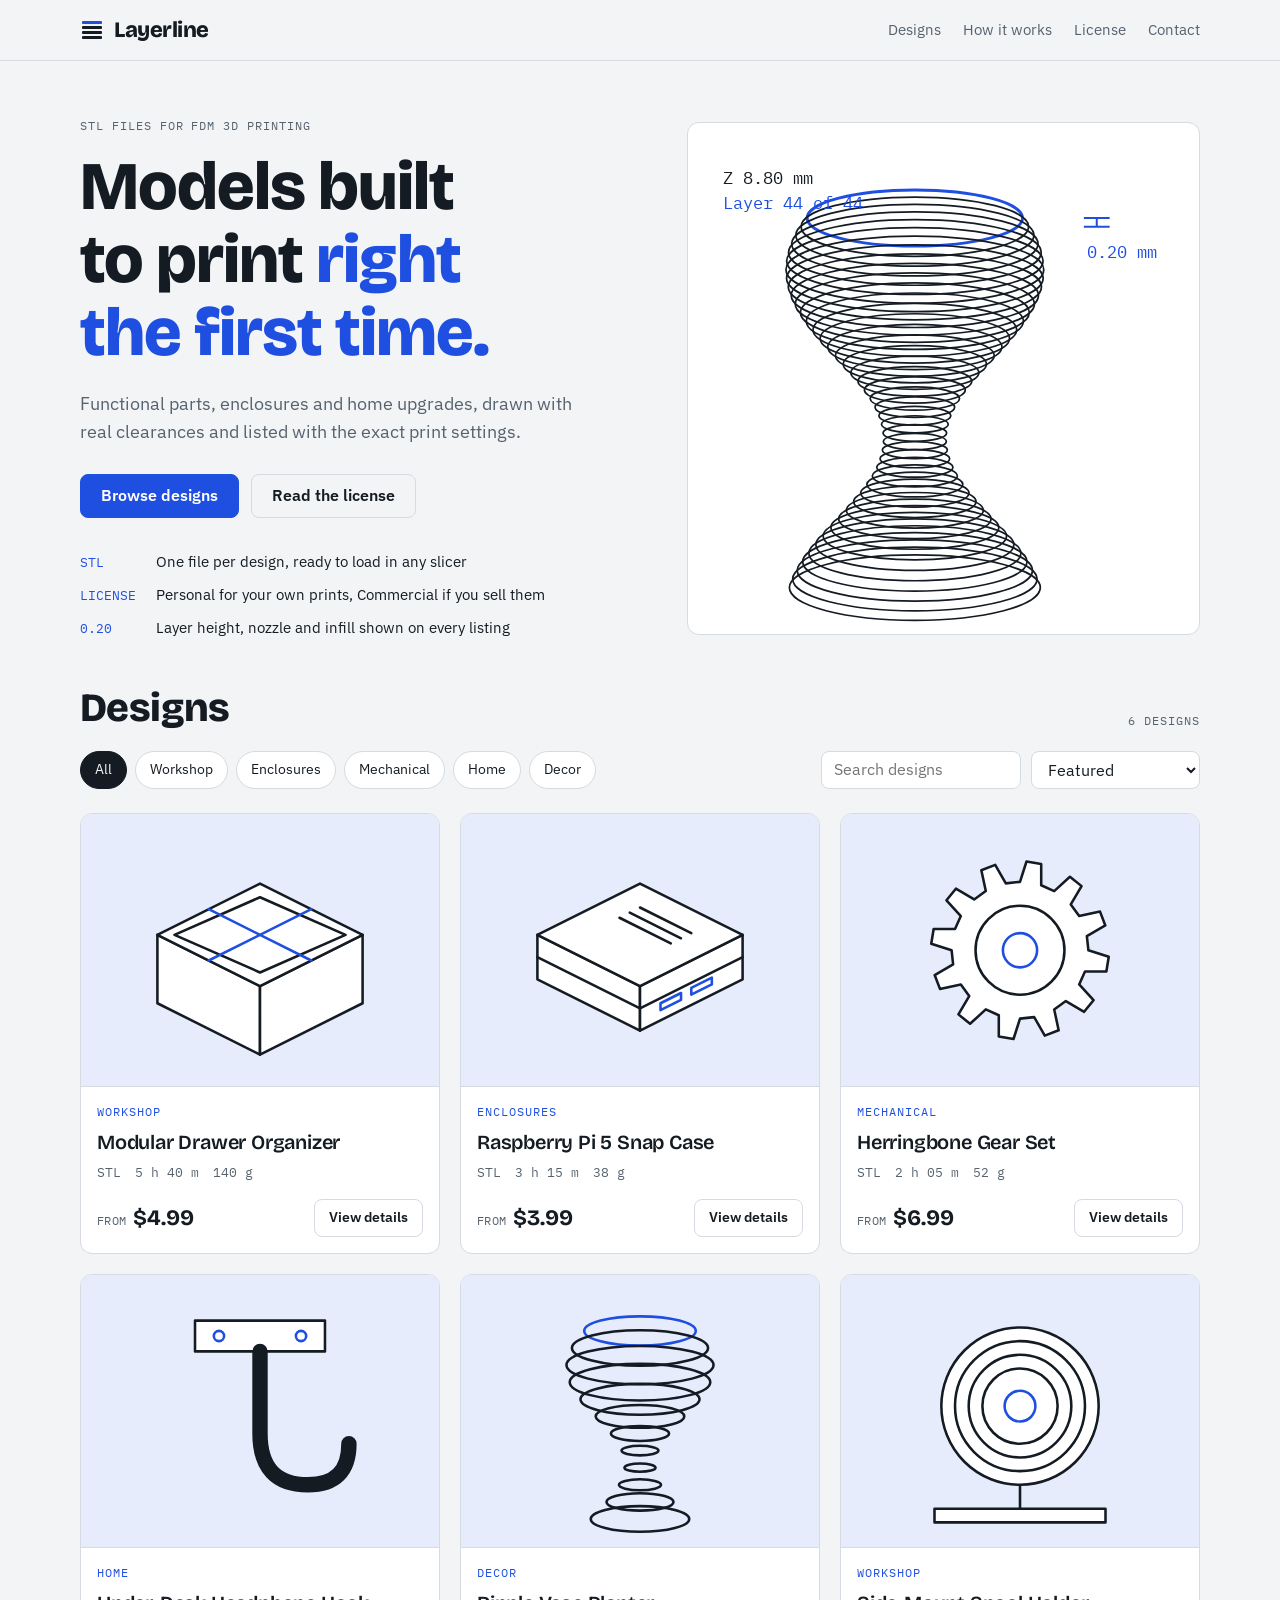
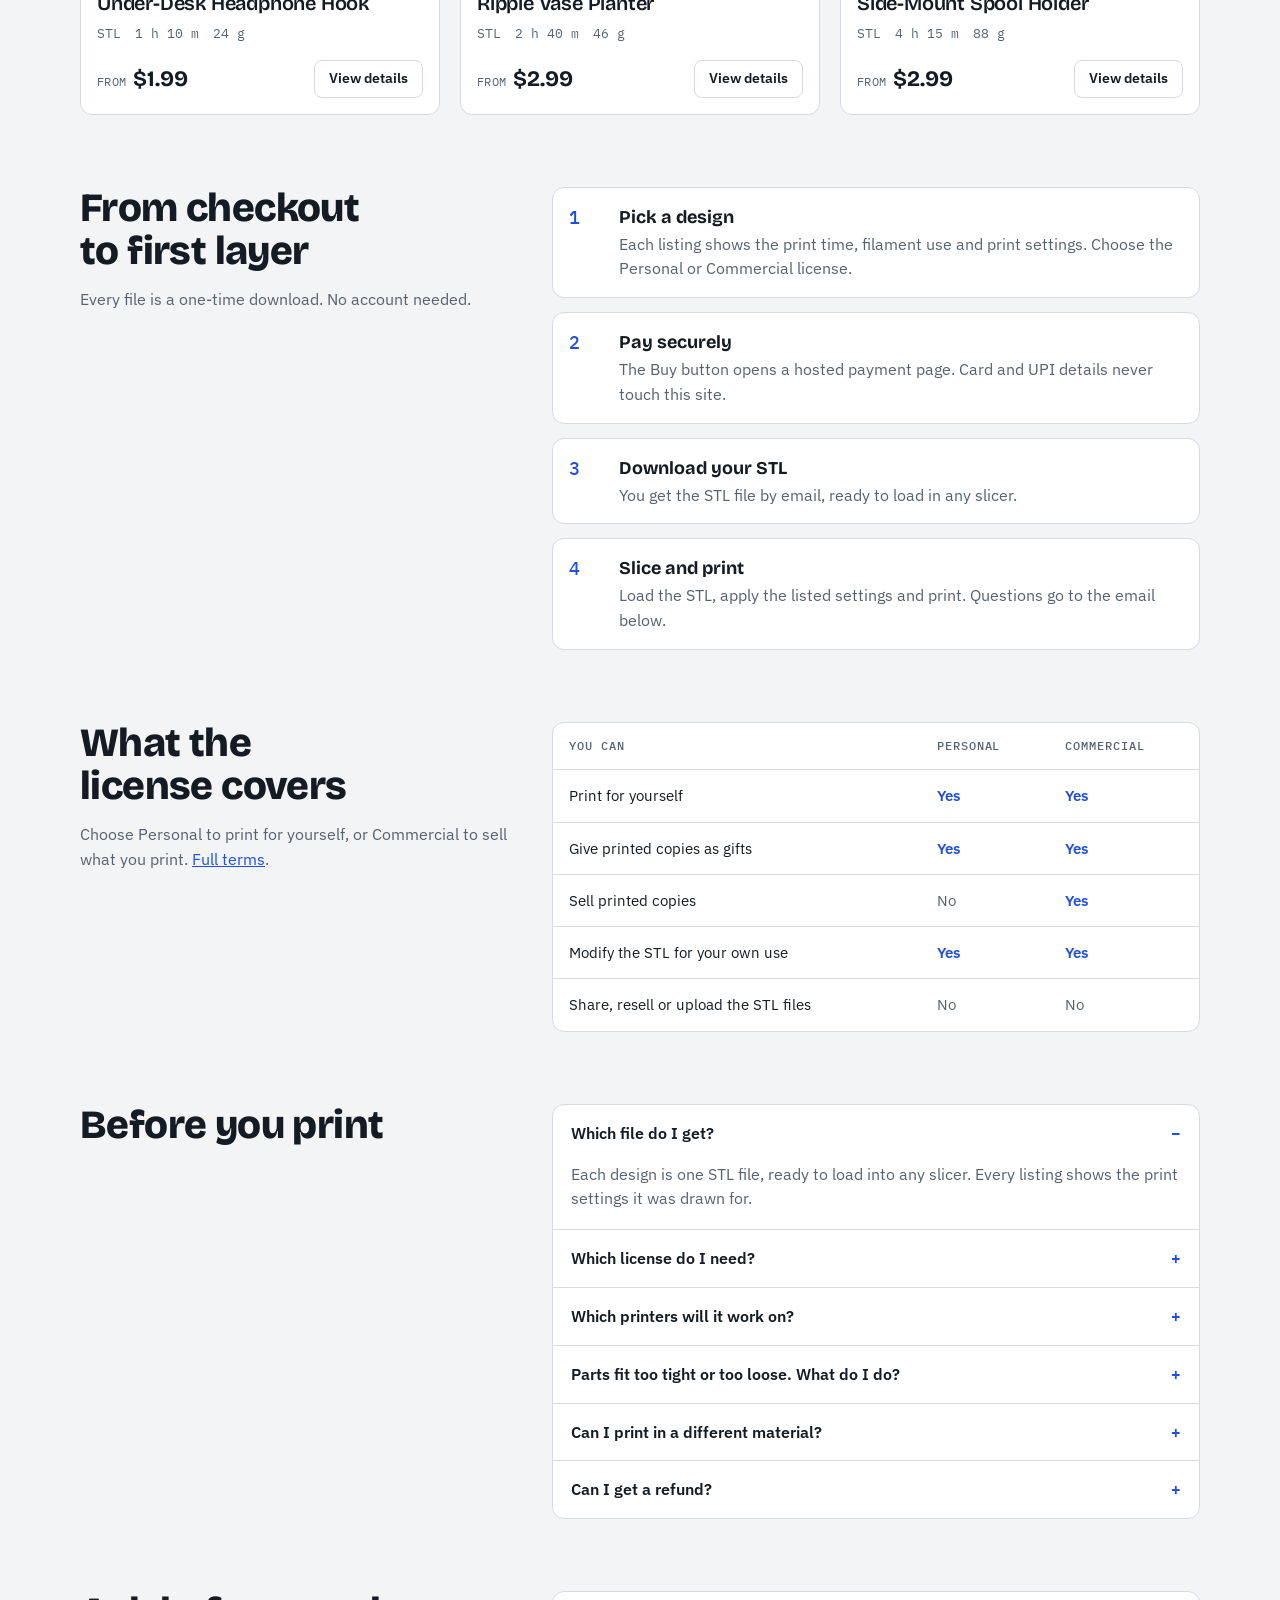
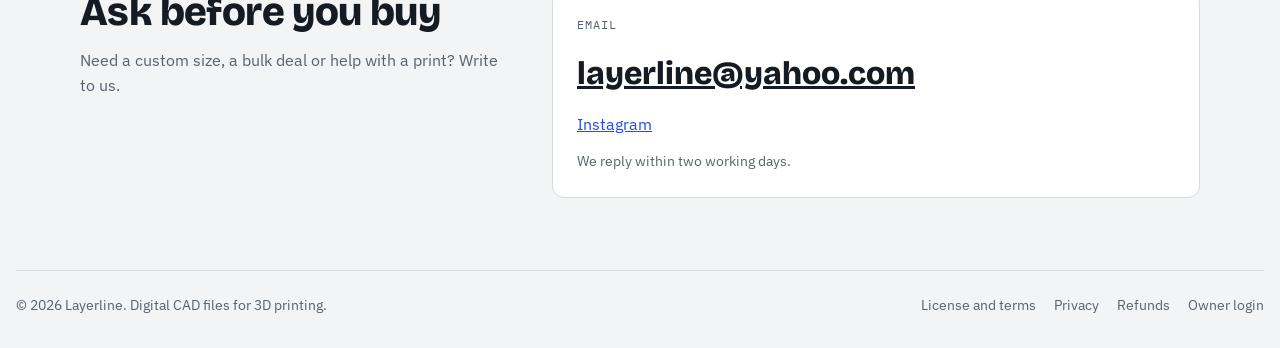
<file: index.html>
<!doctype html>
<html lang="en">
<head>
<meta charset="utf-8">
<meta name="viewport" content="width=device-width, initial-scale=1, viewport-fit=cover">
<title>Layerline | CAD designs for 3D printing</title>
<meta name="description" content="Print-ready STL files for FDM 3D printers. Tested print settings, real clearances and a simple personal or commercial license.">
<meta property="og:title" content="Layerline | CAD designs for 3D printing">
<meta property="og:description" content="Print-ready STL files for FDM 3D printers. Tested print settings, real clearances and a simple personal or commercial license.">
<meta property="og:type" content="website">
<meta name="theme-color" content="#1F4FE0">
<link rel="icon" href="favicon.svg" type="image/svg+xml">
<link rel="preconnect" href="https://fonts.googleapis.com"><link rel="preconnect" href="https://fonts.gstatic.com" crossorigin><link rel="stylesheet" href="https://fonts.googleapis.com/css2?family=Bricolage+Grotesque:opsz,wght@12..96,600;12..96,800&family=IBM+Plex+Mono:wght@400;500&family=IBM+Plex+Sans:wght@400;500;600&display=swap">
<link rel="stylesheet" href="styles.css">

</head>
<body>
<a class="skip" href="#main">Skip to content</a>
<header class="top"><div class="top-in">
<a class="brand" href="index.html" aria-label="Layerline home"><svg viewBox="0 0 24 24" aria-hidden="true"><rect x="2" y="3" width="20" height="3" rx="1" class="on"/><rect x="2" y="8" width="20" height="3" rx="1"/><rect x="2" y="13" width="20" height="3" rx="1"/><rect x="2" y="18" width="20" height="3" rx="1"/></svg><span data-site="name">Layerline</span></a>
<nav class="nav" aria-label="Main"><a href="index.html#catalog">Designs</a><a href="index.html#how">How it works</a><a href="index.html#licenses">License</a><a href="index.html#contact">Contact</a></nav>
</div></header>

<main class="wrap" id="main">
<div class="hero">
  <div>
    <p class="label" data-site="tagline">CAD designs for FDM 3D printing</p>
    <h1 style="margin-top:14px">Models built to print <em>right the first time.</em></h1>
    <p class="lead">Functional parts, enclosures and home upgrades, drawn with real clearances and listed with the exact print settings.</p>
    <div class="cta-row"><a class="btn accent" href="#catalog">Browse designs</a><a class="btn ghost" href="#licenses">Read the license</a></div>
    <ul class="facts">
      <li><span class="mono">STL</span><span>One file per design, ready to load in any slicer</span></li>
      <li><span class="mono">LICENSE</span><span>Personal for your own prints, Commercial if you sell them</span></li>
      <li><span class="mono">0.20</span><span>Layer height, nozzle and infill shown on every listing</span></li>
    </ul>
  </div>
  <div class="hero-art" id="hero-art" role="img" aria-label="Diagram of a vase sliced into 0.20 millimetre layers"></div>
</div>

<section id="catalog">
  <div class="sec-head"><h2>Designs</h2><span class="label" id="result-count"></span></div>
  <div class="tools">
    <div class="chips" id="chips" role="group" aria-label="Filter by category"></div>
    <div class="right">
      <input class="field" id="q" type="search" placeholder="Search designs" autocomplete="off" aria-label="Search designs">
      <select class="field" id="sort" aria-label="Sort designs">
        <option value="featured">Featured</option><option value="price-asc">Price, low to high</option><option value="price-desc">Price, high to low</option><option value="time-asc">Shortest print</option>
      </select>
    </div>
  </div>
  <div class="grid" id="grid"></div>
  <p class="empty" id="empty" hidden></p>
</section>

<section class="block" id="how">
  <div class="two">
    <div><h2 class="h2">From checkout to first layer</h2><p class="note">Every file is a one-time download. No account needed.</p></div>
    <ol class="steps">
      <li><div><strong>Pick a design</strong><span>Each listing shows the print time, filament use and print settings. Choose the Personal or Commercial license.</span></div></li>
      <li><div><strong>Pay securely</strong><span>The Buy button opens a hosted payment page. Card and UPI details never touch this site.</span></div></li>
      <li><div><strong>Download your STL</strong><span>You get the STL file by email, ready to load in any slicer.</span></div></li>
      <li><div><strong>Slice and print</strong><span>Load the STL, apply the listed settings and print. Questions go to the email below.</span></div></li>
    </ol>
  </div>
</section>

<section class="block" id="licenses">
  <div class="two">
    <div><h2 class="h2">What the license covers</h2><p class="note">Choose Personal to print for yourself, or Commercial to sell what you print. <a href="terms.html" style="color:var(--accent)">Full terms</a>.</p></div>
    <div class="table-wrap"><table>
      <thead><tr><th>You can</th><th>Personal</th><th>Commercial</th></tr></thead>
      <tbody>
        <tr><td>Print for yourself</td><td class="y">Yes</td><td class="y">Yes</td></tr>
        <tr><td>Give printed copies as gifts</td><td class="y">Yes</td><td class="y">Yes</td></tr>
        <tr><td>Sell printed copies</td><td class="n">No</td><td class="y">Yes</td></tr>
        <tr><td>Modify the STL for your own use</td><td class="y">Yes</td><td class="y">Yes</td></tr>
        <tr><td>Share, resell or upload the STL files</td><td class="n">No</td><td class="n">No</td></tr>
      </tbody>
    </table></div>
  </div>
</section>

<section class="block" id="faq">
  <div class="two">
    <h2 class="h2">Before you print</h2>
    <div class="faq">
      <details open><summary>Which file do I get?</summary><p>Each design is one STL file, ready to load into any slicer. Every listing shows the print settings it was drawn for.</p></details>
      <details><summary>Which license do I need?</summary><p>Choose Personal if you print for yourself or for gifts. Choose Commercial if you sell the prints you make. You pick the license at the buy button and pay for that one only.</p></details>
      <details><summary>Which printers will it work on?</summary><p>Any FDM printer with a build plate large enough for the part. Each listing gives the layer height, nozzle size, material and support settings the design was drawn for.</p></details>
      <details><summary>Parts fit too tight or too loose. What do I do?</summary><p>Clearances are set for a 0.4 mm nozzle at 0.20 mm layers. If your printer runs tight, scale the moving part by 101 to 102 percent in your slicer.</p></details>
      <details><summary>Can I print in a different material?</summary><p>Yes. The listed material is the one the design was drawn for. Stiffer or more flexible filaments change how snap fits and hinges behave, so test a small section first.</p></details>
      <details><summary>Can I get a refund?</summary><p>Digital files cannot be returned, but a file that does not open or does not match its listing is fixed or refunded. See the <a href="refunds.html" style="color:var(--accent)">refund policy</a>.</p></details>
    </div>
  </div>
</section>

<section class="block" id="contact">
  <div class="two">
    <div><h2 class="h2">Ask before you buy</h2><p class="note">Need a custom size, a bulk deal or help with a print? Write to us.</p></div>
    <div class="contact">
      <span class="label">Email</span>
      <a class="big" data-mail="text" href="mailto:layerline@yahoo.com">layerline@yahoo.com</a>
      <div class="links"><a data-social="instagram" href="#" hidden target="_blank" rel="noopener">Instagram</a><a data-social="youtube" href="#" hidden target="_blank" rel="noopener">YouTube</a></div>
      <p class="fine">We reply within two working days.</p>
    </div>
  </div>
</section>
</main>
<footer>
<span>&copy; <span id="yr">2026</span> <span data-site="name">Layerline</span>. Digital CAD files for 3D printing.</span>
<nav aria-label="Legal"><a href="terms.html">License and terms</a><a href="privacy.html">Privacy</a><a href="refunds.html">Refunds</a><a href="admin.html">Owner login</a></nav>
</footer>
<script>document.getElementById("yr").textContent = new Date().getFullYear();</script>
<script src="store.js"></script>
<script src="site.js"></script>
</body>
</html>
</file>
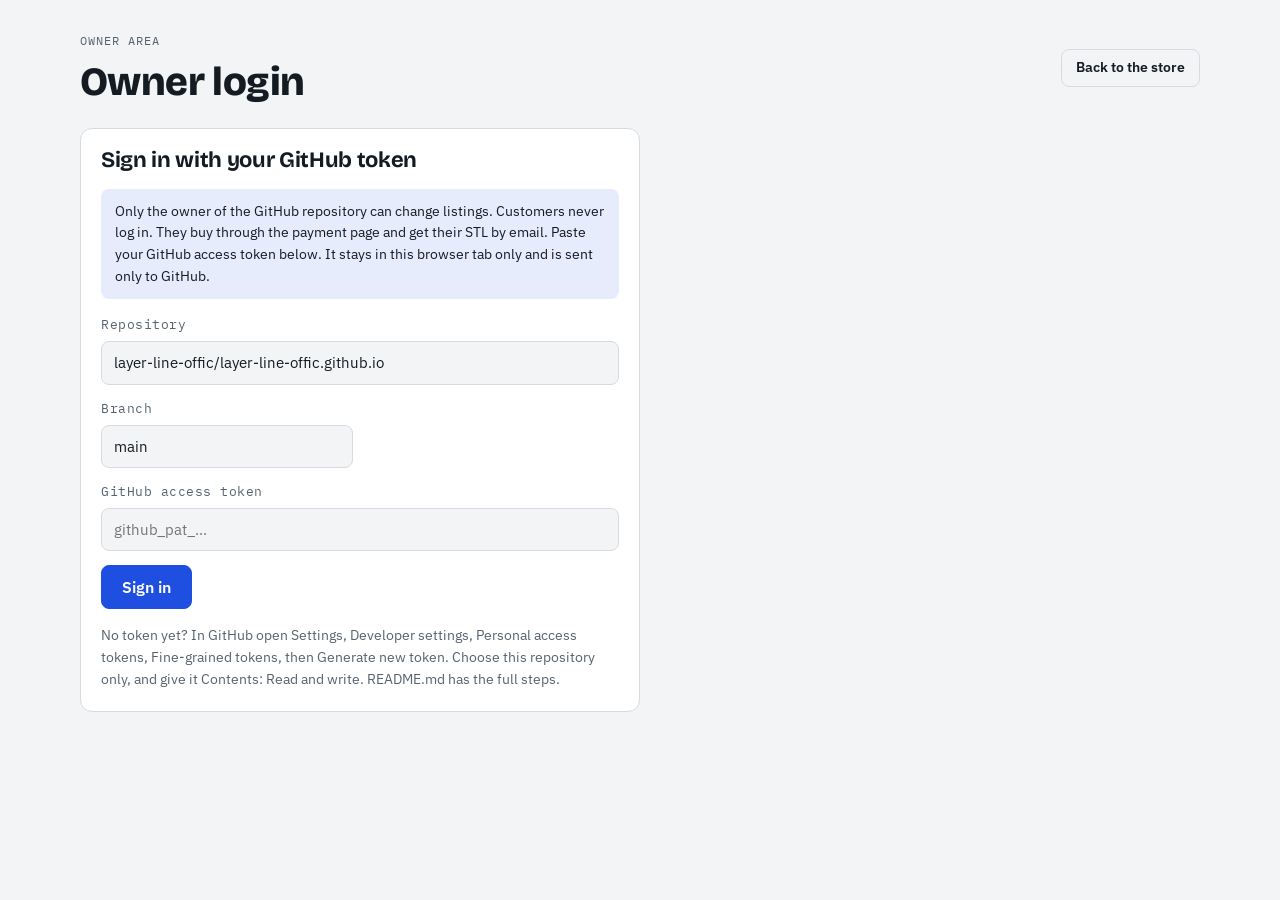
<file: admin.html>
<!doctype html>
<html lang="en">
<head>
<meta charset="utf-8">
<meta name="viewport" content="width=device-width, initial-scale=1, viewport-fit=cover">
<meta name="robots" content="noindex, nofollow">
<title>Owner login | Layerline</title>
<link rel="icon" href="favicon.svg" type="image/svg+xml">
<link rel="preconnect" href="https://fonts.googleapis.com"><link rel="preconnect" href="https://fonts.gstatic.com" crossorigin>
<link rel="stylesheet" href="https://fonts.googleapis.com/css2?family=Bricolage+Grotesque:opsz,wght@12..96,600;12..96,800&family=IBM+Plex+Mono:wght@400;500&family=IBM+Plex+Sans:wght@400;500;600&display=swap">
<link rel="stylesheet" href="styles.css">
<style>
  .adm { padding-block: 32px 120px; display: grid; gap: 24px; }
  .adm h1 { font-size: clamp(28px, 4vw, 40px); font-weight: 800; }
  .panel { background: var(--surface); border: 1px solid var(--line); border-radius: 12px; padding: 20px; display: grid; gap: 16px; }
  .panel h2 { font-size: 22px; font-weight: 700; }
  .login { max-width: 560px; }
  .info { background: var(--tint); border-radius: 8px; padding: 12px 14px; font-size: 14px; }
  .fields { display: grid; grid-template-columns: repeat(2, minmax(0, 1fr)); gap: 14px; }
  .fields .full { grid-column: 1 / -1; }
  .fld { display: grid; gap: 6px; font-size: 13px; color: var(--muted); font-family: var(--font-mono); letter-spacing: 0.04em; min-width: 0; }
  .fld input, .fld select, .fld textarea { font-family: var(--font-body); font-size: 15px; letter-spacing: 0; color: var(--ink); background: var(--bg); border: 1px solid var(--line); border-radius: 8px; padding: 9px 12px; min-height: 40px; width: 100%; min-width: 0; }
  .fld textarea { resize: vertical; }
  .rows { display: grid; gap: 10px; }
  .row { display: grid; grid-template-columns: 72px minmax(0, 1fr) auto; gap: 14px; align-items: center; border: 1px solid var(--line); border-radius: 10px; padding: 10px; background: var(--bg); }
  .row .th { background: var(--tint); border-radius: 6px; padding: 2px; overflow: hidden; }
  .row .th .photo { aspect-ratio: 4 / 3; border-radius: 4px; }
  .row .nm { font-weight: 600; overflow-wrap: anywhere; }
  .row .meta { color: var(--muted); font-size: 13px; font-family: var(--font-mono); }
  .row .acts { display: flex; gap: 8px; flex-wrap: wrap; justify-content: flex-end; }
  .bar { position: fixed; left: 0; right: 0; bottom: 0; z-index: 30; background: var(--ink); color: var(--bg); padding: 12px max(16px, env(safe-area-inset-right, 0px)) calc(12px + env(safe-area-inset-bottom, 0px)) max(16px, env(safe-area-inset-left, 0px)); }
  .bar .in { max-width: 1120px; margin-inline: auto; display: flex; align-items: center; justify-content: flex-end; gap: 12px; flex-wrap: wrap; }
  .bar p { margin-right: auto; font-size: 14px; min-width: 0; }
  .bar .btn.ghost { color: var(--bg); border-color: var(--muted); }
  .err { color: var(--danger); font-size: 14px; }
  .ok { color: var(--accent); font-size: 14px; }
  .photo-row { display: flex; gap: 12px; align-items: center; flex-wrap: wrap; }
  .photo-row img { width: 96px; height: 72px; object-fit: cover; border-radius: 8px; border: 1px solid var(--line); }
  .topline { display: flex; justify-content: space-between; align-items: center; gap: 12px; flex-wrap: wrap; }
  @media (max-width: 560px) { .fields { grid-template-columns: minmax(0, 1fr); } .row { grid-template-columns: 56px minmax(0, 1fr); } .row .acts { grid-column: 1 / -1; justify-content: flex-start; } }
</style>
</head>
<body>
<main class="wrap adm" id="main">
  <div class="topline">
    <div><p class="label">Owner area</p><h1 style="margin-top:10px">Owner login</h1></div>
    <a class="btn ghost small" href="index.html">Back to the store</a>
  </div>

  <!-- Signed out -->
  <section class="panel login" id="login" aria-labelledby="h-login">
    <h2 id="h-login">Sign in with your GitHub token</h2>
    <p class="info">Only the owner of the GitHub repository can change listings. Customers never log in. They buy through the payment page and get their STL by email. Paste your GitHub access token below. It stays in this browser tab only and is sent only to GitHub.</p>
    <form id="login-form" novalidate>
      <div class="fields">
        <label class="fld full" for="l-repo">Repository<input id="l-repo" autocomplete="off" placeholder="your-username/your-username.github.io"></label>
        <label class="fld" for="l-branch">Branch<input id="l-branch" autocomplete="off" placeholder="main"></label>
        <label class="fld full" for="l-token">GitHub access token<input id="l-token" type="password" autocomplete="off" placeholder="github_pat_..."></label>
      </div>
      <p class="err" id="l-err" role="alert" hidden></p>
      <div style="margin-top:14px"><button class="btn accent" id="l-go" type="submit">Sign in</button></div>
    </form>
    <p class="fine">No token yet? In GitHub open Settings, Developer settings, Personal access tokens, Fine-grained tokens, then Generate new token. Choose this repository only, and give it Contents: Read and write. README.md has the full steps.</p>
  </section>

  <!-- Signed in -->
  <div id="app" hidden>
    <section class="panel" aria-labelledby="h-site" style="margin-bottom:24px">
      <h2 id="h-site">Store details</h2>
      <div class="fields">
        <label class="fld" for="s-name">Store name<input id="s-name" maxlength="40"></label>
        <label class="fld" for="s-tagline">Tagline<input id="s-tagline" maxlength="80"></label>
        <label class="fld" for="s-email">Contact email<input id="s-email" type="email" maxlength="80"></label>
        <label class="fld" for="s-domain">Website address<input id="s-domain" maxlength="120"></label>
        <label class="fld" for="s-instagram">Instagram link (optional)<input id="s-instagram" maxlength="160"></label>
        <label class="fld" for="s-youtube">YouTube link (optional)<input id="s-youtube" maxlength="160"></label>
      </div>
    </section>

    <section class="panel" aria-labelledby="h-list" style="margin-bottom:24px">
      <div class="topline">
        <h2 id="h-list">Designs <span class="label" id="count"></span></h2>
        <button class="btn accent small" id="add" type="button">Add a design</button>
      </div>
      <div class="rows" id="rows"></div>
    </section>

    <section class="panel" id="form-panel" hidden aria-labelledby="h-form">
      <h2 id="h-form">Add a design</h2>
      <form id="form" novalidate>
        <div class="fields">
          <label class="fld full" for="f-name">Name<input id="f-name" maxlength="80" autocomplete="off"></label>
          <label class="fld" for="f-cat">Category<input id="f-cat" list="cats" maxlength="30" autocomplete="off"></label>
          <datalist id="cats"></datalist>
          <label class="fld" for="f-art">Drawing when there is no photo
            <select id="f-art"><option value="organizer">Drawer tray</option><option value="case">Enclosure</option><option value="gear">Gear</option><option value="hook">Hook</option><option value="vase">Vase</option><option value="spool">Spool</option></select>
          </label>
          <label class="fld full" for="f-blurb">Description<textarea id="f-blurb" rows="3" maxlength="400"></textarea></label>
          <label class="fld" for="f-personalPrice">Personal price (USD)<input id="f-personalPrice" type="number" min="0" step="0.01" inputmode="decimal"></label>
          <label class="fld" for="f-commercialPrice">Commercial price (USD)<input id="f-commercialPrice" type="number" min="0" step="0.01" inputmode="decimal"></label>
          <label class="fld" for="f-personalUrl">Personal payment link<input id="f-personalUrl" type="url" placeholder="https://..." maxlength="400"></label>
          <label class="fld" for="f-commercialUrl">Commercial payment link<input id="f-commercialUrl" type="url" placeholder="https://..." maxlength="400"></label>
          <label class="fld" for="f-mins">Print time (minutes)<input id="f-mins" type="number" min="0" step="1" inputmode="numeric"></label>
          <label class="fld" for="f-grams">Filament (grams)<input id="f-grams" type="number" min="0" step="1" inputmode="numeric"></label>
          <label class="fld" for="f-layer">Layer height<input id="f-layer" maxlength="30"></label>
          <label class="fld" for="f-nozzle">Nozzle<input id="f-nozzle" maxlength="30"></label>
          <label class="fld" for="f-supports">Supports<input id="f-supports" maxlength="40"></label>
          <label class="fld" for="f-infill">Infill<input id="f-infill" maxlength="40"></label>
          <label class="fld" for="f-material">Material<input id="f-material" maxlength="40"></label>
          <label class="fld" for="f-fit">Fit or hardware notes<input id="f-fit" maxlength="80"></label>
          <div class="fld full">
            <label for="f-photo">Photo (optional)</label>
            <div class="photo-row"><input id="f-photo" type="file" accept="image/*"><span id="f-preview"></span><button class="btn ghost small" id="f-photo-rm" type="button" hidden>Remove photo</button></div>
          </div>
        </div>
        <p class="err" id="err" role="alert" hidden></p>
        <div style="display:flex;gap:10px;justify-content:flex-end;margin-top:14px;flex-wrap:wrap">
          <button class="btn ghost" id="cancel" type="button">Cancel</button>
          <button class="btn accent" type="submit">Done</button>
        </div>
      </form>
    </section>
  </div>
</main>

<div class="bar" id="bar" hidden><div class="in">
  <p id="msg" role="status">Signed in. No changes yet.</p>
  <button class="btn ghost small" id="signout" type="button">Sign out</button>
  <button class="btn accent small" id="publish" type="button" disabled>Publish changes</button>
</div></div>

<script src="store.js"></script>
<script src="site.js"></script>
<script>
(function () {
  var L = window.Layerline, esc = L.esc, $ = function (id) { return document.getElementById(id); };
  var SITE = (window.STORE && window.STORE.site) || {};
  var HEADER = "/*\n  Layerline store data. This is the one file that holds your listings.\n  Change it by signing in at admin.html (Owner login), which saves straight to GitHub.\n\n  Each design is an STL file sold with two licenses:\n  personalPrice / personalUrl:      the Personal license price and its payment link\n  commercialPrice / commercialUrl:  the Commercial license price and its payment link\n  A payment link is the checkout link from Lemon Squeezy. Leave it empty and the Buy button opens an email to you instead.\n  image: optional photo file name uploaded next to index.html. Empty shows the line drawing chosen in \"art\".\n*/\n";
  var API = "https://api.github.com";
  var S = { repo: "", branch: "main", token: "", data: null, original: "", sha: "", editing: null, draftImg: null, draftPreview: null, pending: {}, previews: {}, busy: false };
  var siteKeys = ["name", "tagline", "email", "domain", "instagram", "youtube"];
  var keys = ["name", "cat", "art", "blurb", "personalPrice", "commercialPrice", "personalUrl", "commercialUrl", "mins", "grams", "layer", "nozzle", "supports", "infill", "material", "fit"];

  /* GitHub API helpers */
  function gh(path, opts) {
    opts = opts || {};
    return fetch(API + path, { method: opts.method || "GET", headers: Object.assign({ "Accept": "application/vnd.github+json", "Authorization": "Bearer " + S.token, "X-GitHub-Api-Version": "2022-11-28" }, opts.body ? { "Content-Type": "application/json" } : {}), body: opts.body ? JSON.stringify(opts.body) : undefined })
      .then(function (r) { return r.json().catch(function () { return {}; }).then(function (j) { if (!r.ok) { var e = new Error(j.message || ("GitHub error " + r.status)); e.status = r.status; throw e; } return j; }); });
  }
  function explain(e) {
    if (e && e.status === 401) return "GitHub did not accept that token. Check that you copied all of it and that it has not expired.";
    if (e && e.status === 403) return "GitHub refused the request. Check the token's permissions, or wait a minute and try again.";
    if (e && e.status === 404) return "GitHub cannot find that repository, or the token cannot see it. Check the repository name and that the token was made for this repository.";
    if (e && (e.status === 409 || e.status === 422)) return "The listings changed on GitHub while you were editing. Sign out, sign in again and repeat your change.";
    if (e && e.name === "TypeError") return "Could not reach GitHub. Check your internet connection and try again.";
    return (e && e.message) || "Something went wrong. Try again.";
  }
  function toB64(str) { var b = new TextEncoder().encode(str), s = ""; for (var i = 0; i < b.length; i += 0x8000) s += String.fromCharCode.apply(null, b.subarray(i, i + 0x8000)); return btoa(s); }
  function fromB64(b64) { var bin = atob(b64.replace(/\s/g, "")), a = new Uint8Array(bin.length); for (var i = 0; i < bin.length; i++) a[i] = bin.charCodeAt(i); return new TextDecoder().decode(a); }
  function parseStore(text) {
    var i = text.indexOf("window.STORE"); if (i < 0) throw new Error("store.js has an unexpected format.");
    var j = text.indexOf("=", i), body = text.slice(j + 1).trim().replace(/;\s*$/, "");
    var d = JSON.parse(body); if (!d || !d.site || !Array.isArray(d.products)) throw new Error("store.js has an unexpected format.");
    return d;
  }
  function serialize(d) { return HEADER + "window.STORE = " + JSON.stringify(d, null, 2) + ";\n"; }

  /* Sign in */
  function showErr(id, msg) { var e = $(id); e.textContent = msg; e.hidden = !msg; }
  $("l-repo").value = sessionStorage.getItem("ll-repo") || SITE.githubRepo || "";
  $("l-branch").value = sessionStorage.getItem("ll-branch") || SITE.githubBranch || "main";
  $("login-form").addEventListener("submit", function (e) {
    e.preventDefault(); showErr("l-err", "");
    var repo = $("l-repo").value.trim().replace(/^https?:\/\/github\.com\//i, "").replace(/\/+$/, ""), branch = $("l-branch").value.trim() || "main", token = $("l-token").value.trim();
    if (!/^[\w.-]+\/[\w.-]+$/.test(repo)) return showErr("l-err", "Enter the repository as owner/name, for example your-username/your-username.github.io.");
    if (!token) return showErr("l-err", "Paste your GitHub access token.");
    S.repo = repo; S.branch = branch; S.token = token;
    var btn = $("l-go"); btn.disabled = true; btn.textContent = "Signing in...";
    gh("/repos/" + repo).then(function (r) {
      if (!r.permissions || !r.permissions.push) throw Object.assign(new Error("This token can read the repository but cannot change it. Give it Contents: Read and write."), { status: 0 });
      return gh("/repos/" + repo + "/contents/store.js?ref=" + encodeURIComponent(branch));
    }).then(function (f) {
      S.sha = f.sha; S.data = parseStore(fromB64(f.content)); S.original = JSON.stringify(S.data);
      try { sessionStorage.setItem("ll-token", token); sessionStorage.setItem("ll-repo", repo); sessionStorage.setItem("ll-branch", branch); } catch (x) {}
      $("l-token").value = ""; enter();
    }).catch(function (err) { S.token = ""; showErr("l-err", explain(err)); }).then(function () { btn.disabled = false; btn.textContent = "Sign in"; });
  });

  function enter() {
    $("login").hidden = true; $("app").hidden = false; $("bar").hidden = false;
    document.querySelector("h1").textContent = "Store manager";
    renderSite(); renderRows(); status();
  }
  $("signout").addEventListener("click", function () {
    if (dirty() && !confirmOnce("signout")) return;
    try { sessionStorage.removeItem("ll-token"); } catch (x) {}
    location.reload();
  });
  var armed = {};
  function confirmOnce(k) { if (armed[k]) { armed[k] = false; return true; } armed[k] = true; $("msg").textContent = "You have unpublished changes. Choose again to discard them."; setTimeout(function () { armed[k] = false; status(); }, 5000); return false; }

  /* Editing state */
  function dirty() { return !!S.data && (JSON.stringify(S.data) !== S.original || Object.keys(S.pending).length > 0); }
  function status(text, cls) {
    $("msg").textContent = text || (dirty() ? "You have unpublished changes. Visitors will not see them until you publish." : "Signed in. No changes yet.");
    $("publish").disabled = S.busy || !dirty();
  }
  function renderSite() { siteKeys.forEach(function (k) { $("s-" + k).value = S.data.site[k] || ""; }); }
  siteKeys.forEach(function (k) { $("s-" + k).addEventListener("input", function (e) { S.data.site[k] = e.target.value.trim(); status(); }); });
  function slug(s) { return (String(s).toLowerCase().replace(/[^a-z0-9]+/g, "-").replace(/^-|-$/g, "").slice(0, 40) || "design") + "-" + Math.random().toString(36).slice(2, 6); }

  function thumb(p) {
    if (p.image) return '<img class="photo" src="' + esc(S.previews[p.image] || p.image) + '" alt="">';
    return L.artSvg(p.art);
  }
  function renderRows() {
    var P = S.data.products;
    $("count").textContent = P.length + " listed";
    $("rows").innerHTML = P.length ? P.map(function (p, i) {
      return '<div class="row"><div class="th">' + thumb(p) + '</div><div><div class="nm">' + esc(p.name) + '</div><div class="meta">' + esc(p.cat) + ' &middot; Personal ' + L.money(p.personalPrice) + ' &middot; Commercial ' + (p.commercialPrice === "" || p.commercialPrice == null ? "none" : L.money(p.commercialPrice)) + '</div></div>' +
        '<div class="acts"><button class="btn ghost small" type="button" data-up="' + i + '"' + (i === 0 ? " disabled" : "") + '>Up</button><button class="btn ghost small" type="button" data-edit="' + i + '">Edit</button><button class="btn danger small" type="button" data-del="' + i + '">Remove</button></div></div>';
    }).join("") : '<p class="empty">No designs yet. Choose Add a design.</p>';
    var cats = []; P.forEach(function (p) { if (p.cat && cats.indexOf(p.cat) === -1) cats.push(p.cat); });
    $("cats").innerHTML = cats.map(function (c) { return '<option value="' + esc(c) + '">'; }).join("");
  }

  function showPhoto() {
    $("f-preview").innerHTML = S.draftImg ? '<img src="' + esc(S.draftPreview || S.draftImg) + '" alt="Photo preview">' : "";
    $("f-photo-rm").hidden = !S.draftImg;
  }
  function openForm(i) {
    S.editing = i; var p = i == null ? null : S.data.products[i];
    $("h-form").textContent = p ? "Edit design" : "Add a design";
    keys.forEach(function (k) { $("f-" + k).value = p ? (p[k] == null ? "" : p[k]) : (k === "art" ? "organizer" : ""); });
    if (!p) { $("f-layer").value = "0.20 mm"; $("f-nozzle").value = "0.4 mm"; }
    $("f-photo").value = ""; S.draftImg = p ? p.image || null : null; S.draftPreview = p && p.image ? (S.previews[p.image] || null) : null; showPhoto();
    showErr("err", ""); $("form-panel").hidden = false; $("form-panel").scrollIntoView({ behavior: "smooth", block: "start" }); $("f-name").focus();
  }
  function closeForm() { $("form-panel").hidden = true; S.editing = null; }

  $("rows").addEventListener("click", function (e) {
    var b = e.target.closest("button"); if (!b) return;
    if (b.dataset.edit != null) openForm(Number(b.dataset.edit));
    else if (b.dataset.up != null) { var i = Number(b.dataset.up), P = S.data.products; if (i > 0) { var t = P[i]; P[i] = P[i - 1]; P[i - 1] = t; renderRows(); status(); } }
    else if (b.dataset.del != null) {
      if (b.dataset.armed) { S.data.products.splice(Number(b.dataset.del), 1); renderRows(); status(); }
      else { b.dataset.armed = "1"; b.textContent = "Click again to remove"; }
    }
  });
  $("add").addEventListener("click", function () { openForm(null); });
  $("cancel").addEventListener("click", closeForm);

  function resize(file) {
    return new Promise(function (resolve, reject) {
      var url = URL.createObjectURL(file), im = new Image();
      im.onload = function () {
        var s = Math.min(1, 1000 / Math.max(im.width, im.height)), c = document.createElement("canvas");
        c.width = Math.max(1, Math.round(im.width * s)); c.height = Math.max(1, Math.round(im.height * s));
        var x = c.getContext("2d"); x.fillStyle = "#fff"; x.fillRect(0, 0, c.width, c.height); x.drawImage(im, 0, 0, c.width, c.height);
        URL.revokeObjectURL(url); resolve(c.toDataURL("image/jpeg", 0.82));
      };
      im.onerror = function () { URL.revokeObjectURL(url); reject(new Error("unreadable")); };
      im.src = url;
    });
  }
  $("f-photo").addEventListener("change", function (e) {
    var f = e.target.files && e.target.files[0]; if (!f) return;
    resize(f).then(function (dataUrl) {
      var name = "photo-" + Date.now().toString(36) + ".jpg";
      S.pending[name] = dataUrl.split(",")[1]; S.previews[name] = dataUrl; S.draftImg = name; S.draftPreview = dataUrl; showPhoto(); showErr("err", "");
    }, function () { showErr("err", "That file could not be read as an image."); });
  });
  $("f-photo-rm").addEventListener("click", function () { S.draftImg = null; S.draftPreview = null; $("f-photo").value = ""; showPhoto(); });

  $("form").addEventListener("submit", function (e) {
    e.preventDefault();
    var v = {}; keys.forEach(function (k) { v[k] = $("f-" + k).value.trim(); });
    if (!v.name) return showErr("err", "Enter a name for the design.");
    if (v.personalPrice === "" || isNaN(Number(v.personalPrice)) || Number(v.personalPrice) < 0) return showErr("err", "Enter a Personal price of 0 or more.");
    if (v.commercialPrice === "" || isNaN(Number(v.commercialPrice)) || Number(v.commercialPrice) < 0) return showErr("err", "Enter a Commercial price of 0 or more.");
    if ((v.personalUrl && !/^https:\/\//i.test(v.personalUrl)) || (v.commercialUrl && !/^https:\/\//i.test(v.commercialUrl))) return showErr("err", "Payment links must start with https://");
    var old = S.editing == null ? null : S.data.products[S.editing];
    var item = { id: old ? old.id : slug(v.name), name: v.name, cat: v.cat || "General", personalPrice: Math.round(Number(v.personalPrice) * 100) / 100, personalUrl: v.personalUrl, commercialPrice: Math.round(Number(v.commercialPrice) * 100) / 100, commercialUrl: v.commercialUrl,
      art: v.art, image: S.draftImg || "", blurb: v.blurb, mins: Math.max(0, Math.round(Number(v.mins) || 0)), grams: Math.max(0, Math.round(Number(v.grams) || 0)), layer: v.layer, nozzle: v.nozzle, supports: v.supports, infill: v.infill, material: v.material, fit: v.fit };
    if (old) S.data.products[S.editing] = item; else S.data.products.unshift(item);
    closeForm(); renderRows(); status();
  });

  /* Publish: save new photos, then store.js, straight to the repository */
  $("publish").addEventListener("click", function () {
    if (S.busy || !dirty()) return;
    S.busy = true; status("Publishing...");
    var used = {}; S.data.products.forEach(function (p) { if (p.image) used[p.image] = 1; });
    var names = Object.keys(S.pending).filter(function (n) { return used[n]; });
    var chain = Promise.resolve();
    names.forEach(function (n) {
      chain = chain.then(function () { return gh("/repos/" + S.repo + "/contents/" + encodeURIComponent(n), { method: "PUT", body: { message: "Add photo " + n, content: S.pending[n], branch: S.branch } }); });
    });
    chain.then(function () {
      return gh("/repos/" + S.repo + "/contents/store.js", { method: "PUT", body: { message: "Update listings", content: toB64(serialize(S.data)), sha: S.sha, branch: S.branch } });
    }).then(function (r) {
      S.sha = r.content && r.content.sha ? r.content.sha : S.sha; S.original = JSON.stringify(S.data); S.pending = {};
      S.busy = false; status("Published. The live site updates in about a minute or two.");
    }).catch(function (err) { S.busy = false; status(explain(err)); });
  });

  window.addEventListener("beforeunload", function (e) { if (dirty()) { e.preventDefault(); e.returnValue = ""; } });

  /* Stay signed in across a page refresh in this tab */
  (function () {
    var t = null; try { t = sessionStorage.getItem("ll-token"); } catch (x) {}
    if (!t) return;
    $("l-token").value = t; $("login-form").dispatchEvent(new Event("submit", { cancelable: true }));
  })();
})();
</script>
</body>
</html>
</file>
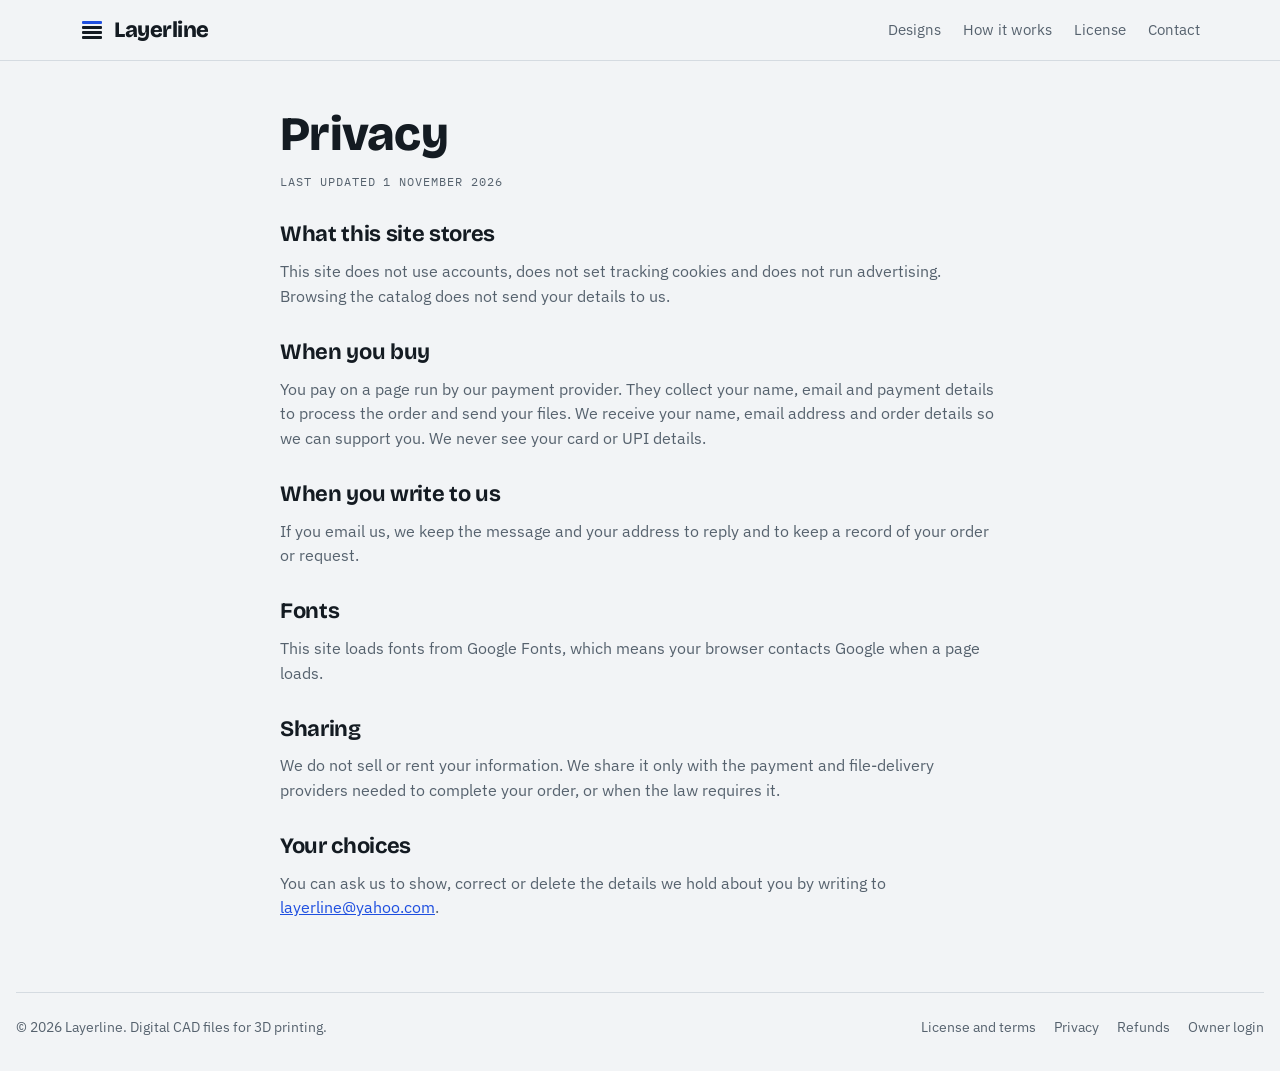
<file: privacy.html>
<!doctype html>
<html lang="en">
<head>
<meta charset="utf-8">
<meta name="viewport" content="width=device-width, initial-scale=1, viewport-fit=cover">
<title>Privacy | Layerline</title>
<meta name="description" content="What data Layerline collects, why, and who handles it.">
<meta property="og:title" content="Privacy | Layerline">
<meta property="og:description" content="What data Layerline collects, why, and who handles it.">
<meta property="og:type" content="website">
<meta name="theme-color" content="#1F4FE0">
<link rel="icon" href="favicon.svg" type="image/svg+xml">
<link rel="preconnect" href="https://fonts.googleapis.com"><link rel="preconnect" href="https://fonts.gstatic.com" crossorigin><link rel="stylesheet" href="https://fonts.googleapis.com/css2?family=Bricolage+Grotesque:opsz,wght@12..96,600;12..96,800&family=IBM+Plex+Mono:wght@400;500&family=IBM+Plex+Sans:wght@400;500;600&display=swap">
<link rel="stylesheet" href="styles.css">

</head>
<body>
<a class="skip" href="#main">Skip to content</a>
<header class="top"><div class="top-in">
<a class="brand" href="index.html" aria-label="Layerline home"><svg viewBox="0 0 24 24" aria-hidden="true"><rect x="2" y="3" width="20" height="3" rx="1" class="on"/><rect x="2" y="8" width="20" height="3" rx="1"/><rect x="2" y="13" width="20" height="3" rx="1"/><rect x="2" y="18" width="20" height="3" rx="1"/></svg><span data-site="name">Layerline</span></a>
<nav class="nav" aria-label="Main"><a href="index.html#catalog">Designs</a><a href="index.html#how">How it works</a><a href="index.html#licenses">License</a><a href="index.html#contact">Contact</a></nav>
</div></header>

<main class="wrap" id="main"><article class="doc">
<h1>Privacy</h1>
<p class="updated label">Last updated 1 November 2026</p>

<h2>What this site stores</h2>
<p>This site does not use accounts, does not set tracking cookies and does not run advertising. Browsing the catalog does not send your details to us.</p>
<h2>When you buy</h2>
<p>You pay on a page run by our payment provider. They collect your name, email and payment details to process the order and send your files. We receive your name, email address and order details so we can support you. We never see your card or UPI details.</p>
<h2>When you write to us</h2>
<p>If you email us, we keep the message and your address to reply and to keep a record of your order or request.</p>
<h2>Fonts</h2>
<p>This site loads fonts from Google Fonts, which means your browser contacts Google when a page loads.</p>
<h2>Sharing</h2>
<p>We do not sell or rent your information. We share it only with the payment and file-delivery providers needed to complete your order, or when the law requires it.</p>
<h2>Your choices</h2>
<p>You can ask us to show, correct or delete the details we hold about you by writing to <a data-mail="text" href="mailto:layerline@yahoo.com">layerline@yahoo.com</a>.</p>

</article></main>
<footer>
<span>&copy; <span id="yr">2026</span> <span data-site="name">Layerline</span>. Digital CAD files for 3D printing.</span>
<nav aria-label="Legal"><a href="terms.html">License and terms</a><a href="privacy.html">Privacy</a><a href="refunds.html">Refunds</a><a href="admin.html">Owner login</a></nav>
</footer>
<script>document.getElementById("yr").textContent = new Date().getFullYear();</script>
<script src="store.js"></script>
<script src="site.js"></script>
</body>
</html>
</file>
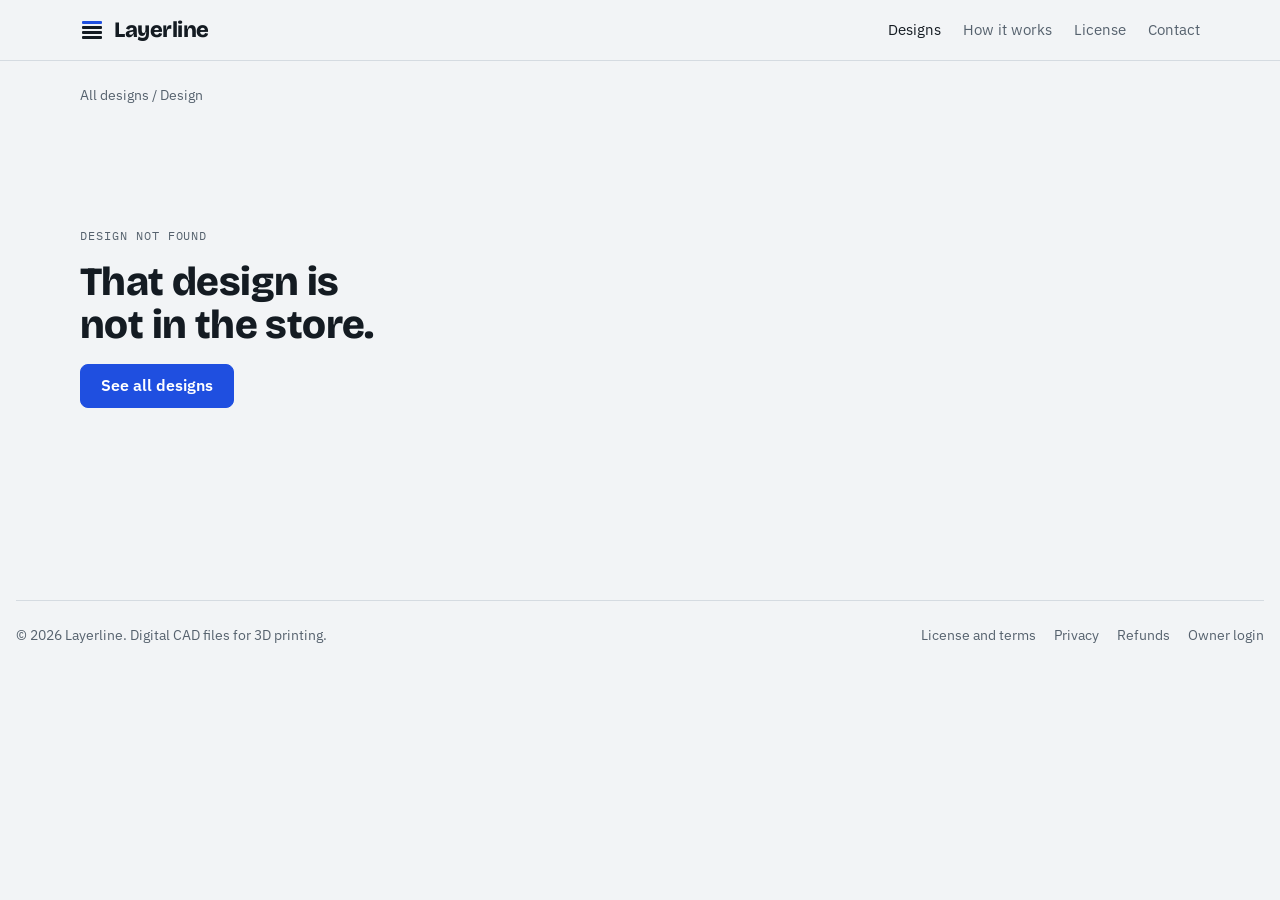
<file: product.html>
<!doctype html>
<html lang="en">
<head>
<meta charset="utf-8">
<meta name="viewport" content="width=device-width, initial-scale=1, viewport-fit=cover">
<title>Design | Layerline</title>
<meta name="description" content="CAD design for FDM 3D printing, with print settings and license.">
<meta property="og:title" content="Design | Layerline">
<meta property="og:description" content="CAD design for FDM 3D printing, with print settings and license.">
<meta property="og:type" content="website">
<meta name="theme-color" content="#1F4FE0">
<link rel="icon" href="favicon.svg" type="image/svg+xml">
<link rel="preconnect" href="https://fonts.googleapis.com"><link rel="preconnect" href="https://fonts.gstatic.com" crossorigin><link rel="stylesheet" href="https://fonts.googleapis.com/css2?family=Bricolage+Grotesque:opsz,wght@12..96,600;12..96,800&family=IBM+Plex+Mono:wght@400;500&family=IBM+Plex+Sans:wght@400;500;600&display=swap">
<link rel="stylesheet" href="styles.css">
<link rel="stylesheet" href="styles.css">
</head>
<body>
<a class="skip" href="#main">Skip to content</a>
<header class="top"><div class="top-in">
<a class="brand" href="index.html" aria-label="Layerline home"><svg viewBox="0 0 24 24" aria-hidden="true"><rect x="2" y="3" width="20" height="3" rx="1" class="on"/><rect x="2" y="8" width="20" height="3" rx="1"/><rect x="2" y="13" width="20" height="3" rx="1"/><rect x="2" y="18" width="20" height="3" rx="1"/></svg><span data-site="name">Layerline</span></a>
<nav class="nav" aria-label="Main"><a href="index.html#catalog" aria-current="page">Designs</a><a href="index.html#how">How it works</a><a href="index.html#licenses">License</a><a href="index.html#contact">Contact</a></nav>
</div></header>

<main class="wrap" id="main">
<p class="crumbs"><a href="index.html#catalog">All designs</a> / <span id="crumb-name">Design</span></p>
<div class="pd" id="pd"><p class="empty">Loading design...</p></div>
<section class="block" id="related-wrap" hidden>
  <div class="sec-head"><h2>More designs</h2></div>
  <div class="grid" id="related"></div>
</section>
</main>
<footer>
<span>&copy; <span id="yr">2026</span> <span data-site="name">Layerline</span>. Digital CAD files for 3D printing.</span>
<nav aria-label="Legal"><a href="terms.html">License and terms</a><a href="privacy.html">Privacy</a><a href="refunds.html">Refunds</a><a href="admin.html">Owner login</a></nav>
</footer>
<script>document.getElementById("yr").textContent = new Date().getFullYear();</script>
<script src="store.js"></script>
<script src="site.js"></script>
</body>
</html>
</file>
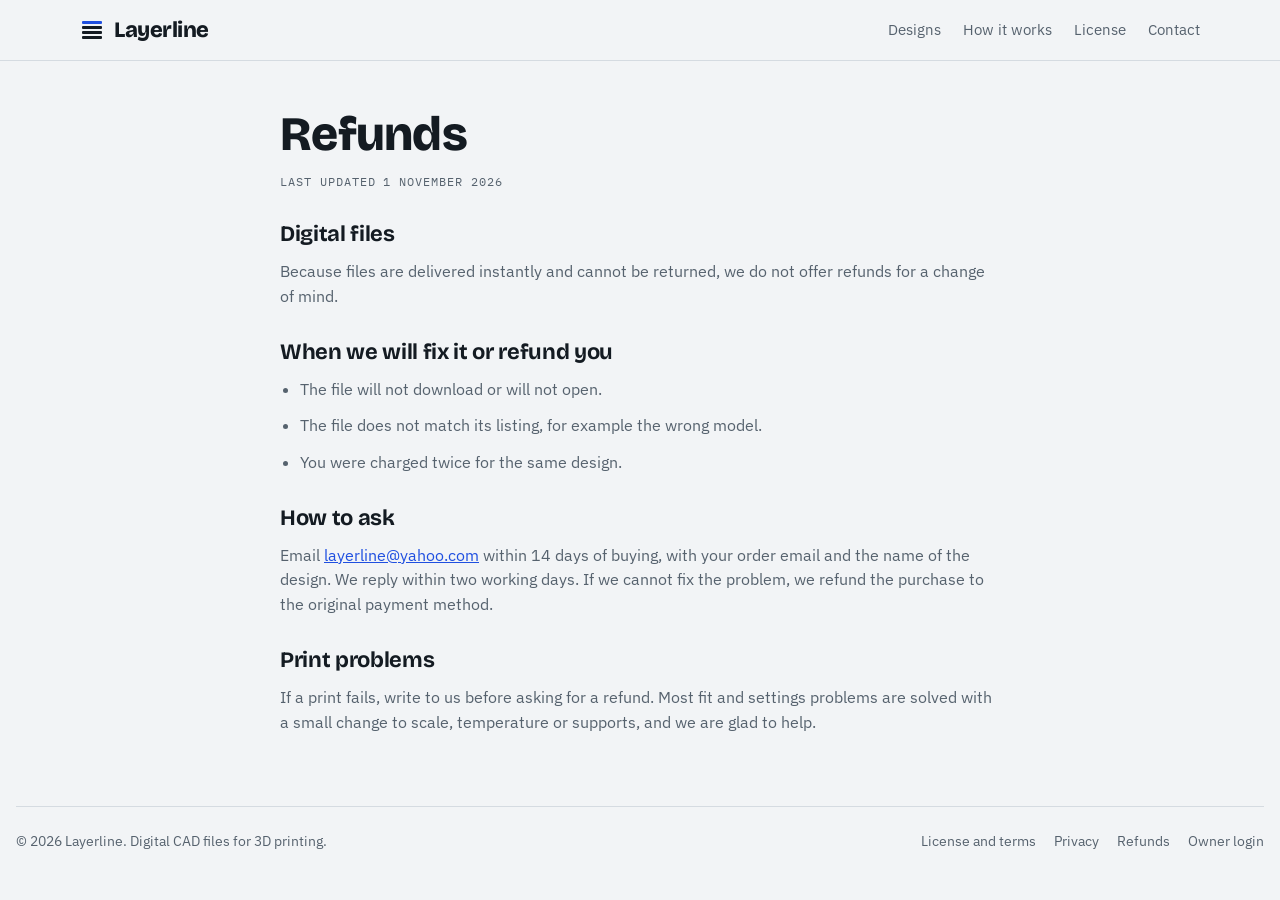
<file: refunds.html>
<!doctype html>
<html lang="en">
<head>
<meta charset="utf-8">
<meta name="viewport" content="width=device-width, initial-scale=1, viewport-fit=cover">
<title>Refunds | Layerline</title>
<meta name="description" content="Refund policy for digital CAD files from Layerline.">
<meta property="og:title" content="Refunds | Layerline">
<meta property="og:description" content="Refund policy for digital CAD files from Layerline.">
<meta property="og:type" content="website">
<meta name="theme-color" content="#1F4FE0">
<link rel="icon" href="favicon.svg" type="image/svg+xml">
<link rel="preconnect" href="https://fonts.googleapis.com"><link rel="preconnect" href="https://fonts.gstatic.com" crossorigin><link rel="stylesheet" href="https://fonts.googleapis.com/css2?family=Bricolage+Grotesque:opsz,wght@12..96,600;12..96,800&family=IBM+Plex+Mono:wght@400;500&family=IBM+Plex+Sans:wght@400;500;600&display=swap">
<link rel="stylesheet" href="styles.css">

</head>
<body>
<a class="skip" href="#main">Skip to content</a>
<header class="top"><div class="top-in">
<a class="brand" href="index.html" aria-label="Layerline home"><svg viewBox="0 0 24 24" aria-hidden="true"><rect x="2" y="3" width="20" height="3" rx="1" class="on"/><rect x="2" y="8" width="20" height="3" rx="1"/><rect x="2" y="13" width="20" height="3" rx="1"/><rect x="2" y="18" width="20" height="3" rx="1"/></svg><span data-site="name">Layerline</span></a>
<nav class="nav" aria-label="Main"><a href="index.html#catalog">Designs</a><a href="index.html#how">How it works</a><a href="index.html#licenses">License</a><a href="index.html#contact">Contact</a></nav>
</div></header>

<main class="wrap" id="main"><article class="doc">
<h1>Refunds</h1>
<p class="updated label">Last updated 1 November 2026</p>

<h2>Digital files</h2>
<p>Because files are delivered instantly and cannot be returned, we do not offer refunds for a change of mind.</p>
<h2>When we will fix it or refund you</h2>
<ul><li>The file will not download or will not open.</li><li>The file does not match its listing, for example the wrong model.</li><li>You were charged twice for the same design.</li></ul>
<h2>How to ask</h2>
<p>Email <a data-mail="text" href="mailto:layerline@yahoo.com">layerline@yahoo.com</a> within 14 days of buying, with your order email and the name of the design. We reply within two working days. If we cannot fix the problem, we refund the purchase to the original payment method.</p>
<h2>Print problems</h2>
<p>If a print fails, write to us before asking for a refund. Most fit and settings problems are solved with a small change to scale, temperature or supports, and we are glad to help.</p>

</article></main>
<footer>
<span>&copy; <span id="yr">2026</span> <span data-site="name">Layerline</span>. Digital CAD files for 3D printing.</span>
<nav aria-label="Legal"><a href="terms.html">License and terms</a><a href="privacy.html">Privacy</a><a href="refunds.html">Refunds</a><a href="admin.html">Owner login</a></nav>
</footer>
<script>document.getElementById("yr").textContent = new Date().getFullYear();</script>
<script src="store.js"></script>
<script src="site.js"></script>
</body>
</html>
</file>
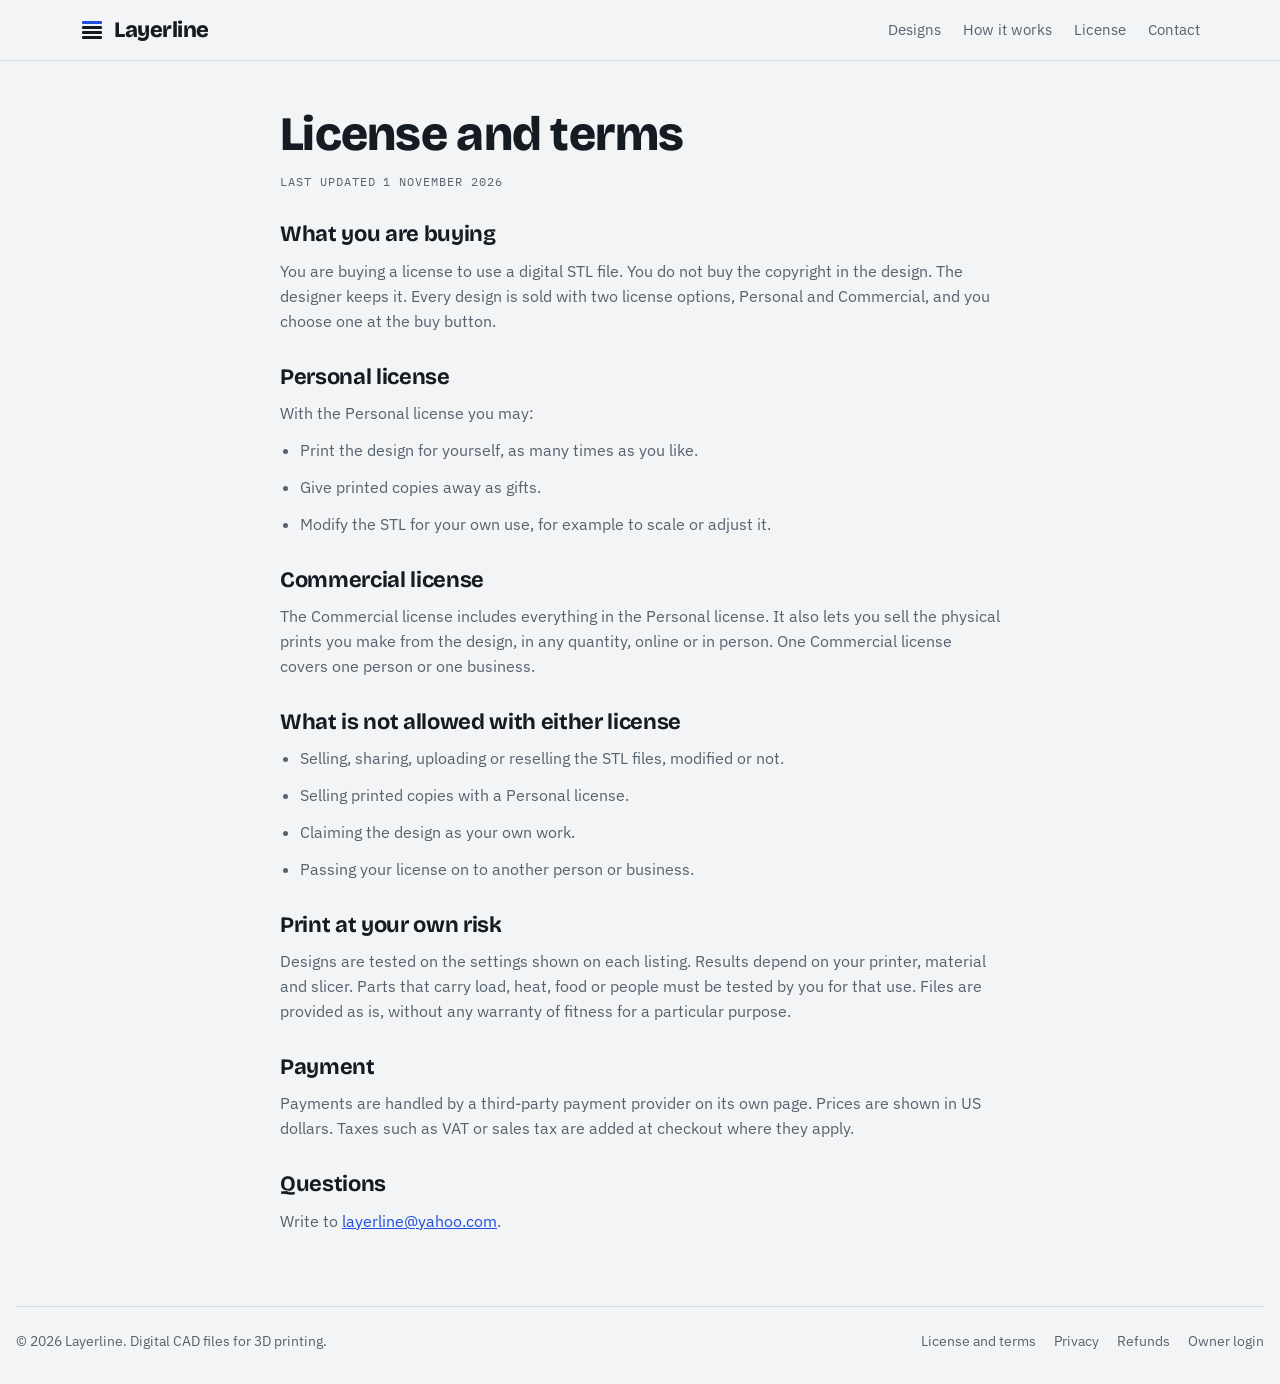
<file: terms.html>
<!doctype html>
<html lang="en">
<head>
<meta charset="utf-8">
<meta name="viewport" content="width=device-width, initial-scale=1, viewport-fit=cover">
<title>License and terms | Layerline</title>
<meta name="description" content="What you can and cannot do with Layerline CAD files, and the terms of sale.">
<meta property="og:title" content="License and terms | Layerline">
<meta property="og:description" content="What you can and cannot do with Layerline CAD files, and the terms of sale.">
<meta property="og:type" content="website">
<meta name="theme-color" content="#1F4FE0">
<link rel="icon" href="favicon.svg" type="image/svg+xml">
<link rel="preconnect" href="https://fonts.googleapis.com"><link rel="preconnect" href="https://fonts.gstatic.com" crossorigin><link rel="stylesheet" href="https://fonts.googleapis.com/css2?family=Bricolage+Grotesque:opsz,wght@12..96,600;12..96,800&family=IBM+Plex+Mono:wght@400;500&family=IBM+Plex+Sans:wght@400;500;600&display=swap">
<link rel="stylesheet" href="styles.css">

</head>
<body>
<a class="skip" href="#main">Skip to content</a>
<header class="top"><div class="top-in">
<a class="brand" href="index.html" aria-label="Layerline home"><svg viewBox="0 0 24 24" aria-hidden="true"><rect x="2" y="3" width="20" height="3" rx="1" class="on"/><rect x="2" y="8" width="20" height="3" rx="1"/><rect x="2" y="13" width="20" height="3" rx="1"/><rect x="2" y="18" width="20" height="3" rx="1"/></svg><span data-site="name">Layerline</span></a>
<nav class="nav" aria-label="Main"><a href="index.html#catalog">Designs</a><a href="index.html#how">How it works</a><a href="index.html#licenses">License</a><a href="index.html#contact">Contact</a></nav>
</div></header>

<main class="wrap" id="main"><article class="doc">
<h1>License and terms</h1>
<p class="updated label">Last updated 1 November 2026</p>

<h2>What you are buying</h2>
<p>You are buying a license to use a digital STL file. You do not buy the copyright in the design. The designer keeps it. Every design is sold with two license options, Personal and Commercial, and you choose one at the buy button.</p>
<h2>Personal license</h2>
<p>With the Personal license you may:</p>
<ul><li>Print the design for yourself, as many times as you like.</li><li>Give printed copies away as gifts.</li><li>Modify the STL for your own use, for example to scale or adjust it.</li></ul>
<h2>Commercial license</h2>
<p>The Commercial license includes everything in the Personal license. It also lets you sell the physical prints you make from the design, in any quantity, online or in person. One Commercial license covers one person or one business.</p>
<h2>What is not allowed with either license</h2>
<ul><li>Selling, sharing, uploading or reselling the STL files, modified or not.</li><li>Selling printed copies with a Personal license.</li><li>Claiming the design as your own work.</li><li>Passing your license on to another person or business.</li></ul>
<h2>Print at your own risk</h2>
<p>Designs are tested on the settings shown on each listing. Results depend on your printer, material and slicer. Parts that carry load, heat, food or people must be tested by you for that use. Files are provided as is, without any warranty of fitness for a particular purpose.</p>
<h2>Payment</h2>
<p>Payments are handled by a third-party payment provider on its own page. Prices are shown in US dollars. Taxes such as VAT or sales tax are added at checkout where they apply.</p>
<h2>Questions</h2>
<p>Write to <a data-mail="text" href="mailto:layerline@yahoo.com">layerline@yahoo.com</a>.</p>

</article></main>
<footer>
<span>&copy; <span id="yr">2026</span> <span data-site="name">Layerline</span>. Digital CAD files for 3D printing.</span>
<nav aria-label="Legal"><a href="terms.html">License and terms</a><a href="privacy.html">Privacy</a><a href="refunds.html">Refunds</a><a href="admin.html">Owner login</a></nav>
</footer>
<script>document.getElementById("yr").textContent = new Date().getFullYear();</script>
<script src="store.js"></script>
<script src="site.js"></script>
</body>
</html>
</file>
<file: styles.css>
/* Layerline: engineering-drawing storefront. Quiet grey-blue sheet, one cobalt accent, specs set in mono like a title block. */
:root {
  --bg: #F2F4F6;
  --surface: #FFFFFF;
  --ink: #141B22;
  --muted: #56626E;
  --line: #D5DBE1;
  --accent: #1F4FE0;
  --accent-ink: #FFFFFF;
  --tint: #E6ECFB;
  --danger: #B3261E;
  --font-display: "Bricolage Grotesque", "Helvetica Neue", Arial, sans-serif;
  --font-body: "IBM Plex Sans", system-ui, -apple-system, "Segoe UI", sans-serif;
  --font-mono: "IBM Plex Mono", ui-monospace, "SFMono-Regular", Menlo, monospace;
  color-scheme: light;
}
@media (prefers-color-scheme: dark) {
  :root {
    --bg: #0F141A; --surface: #171E26; --ink: #E8EDF2; --muted: #9AA7B3;
    --line: #2A343F; --accent: #7B9BFF; --accent-ink: #0B1020; --tint: #1B2740; --danger: #FF8A80;
    color-scheme: dark;
  }
}

* { box-sizing: border-box; }
html { scroll-behavior: smooth; }
body {
  margin: 0; background: var(--bg); color: var(--ink);
  font-family: var(--font-body); font-size: 16px; line-height: 1.55;
  padding-inline: max(16px, env(safe-area-inset-left, 0px)) max(16px, env(safe-area-inset-right, 0px));
}
h1, h2, h3 { font-family: var(--font-display); text-wrap: balance; line-height: 1.08; margin: 0; letter-spacing: -0.015em; }
p { margin: 0; }
a { color: inherit; }
img { max-width: 100%; }
button, select, input, textarea { font: inherit; color: inherit; }
:focus-visible { outline: 2px solid var(--accent); outline-offset: 2px; border-radius: 4px; }
.wrap { max-width: 1120px; margin-inline: auto; }
.mono { font-family: var(--font-mono); }
.label { font-family: var(--font-mono); font-size: 12px; letter-spacing: 0.08em; text-transform: uppercase; color: var(--muted); }
.skip { position: absolute; left: -999px; top: 8px; background: var(--ink); color: var(--bg); padding: 8px 12px; border-radius: 6px; z-index: 100; }
.skip:focus { left: 8px; }

/* Header */
.top {
  position: sticky; top: 0; z-index: 20; background: var(--bg); border-bottom: 1px solid var(--line);
  margin-inline: calc(-1 * max(16px, env(safe-area-inset-left, 0px))) calc(-1 * max(16px, env(safe-area-inset-right, 0px)));
  padding-inline: max(16px, env(safe-area-inset-left, 0px)) max(16px, env(safe-area-inset-right, 0px));
  padding-top: env(safe-area-inset-top, 0px);
}
.top-in { max-width: 1120px; margin-inline: auto; display: flex; align-items: center; gap: 24px; min-height: 60px; }
.brand { display: flex; align-items: center; gap: 10px; font-family: var(--font-display); font-weight: 800; font-size: 22px; text-decoration: none; letter-spacing: -0.02em; }
.brand svg { width: 24px; height: 24px; }
.brand svg rect { fill: var(--ink); }
.brand svg rect.on { fill: var(--accent); }
.nav { display: flex; gap: 22px; margin-left: auto; font-size: 15px; }
.nav a { text-decoration: none; color: var(--muted); }
.nav a:hover, .nav a[aria-current="page"] { color: var(--ink); }
@media (max-width: 640px) { .nav { gap: 14px; font-size: 14px; } .brand span { display: none; } }

/* Buttons and fields */
.btn {
  display: inline-flex; align-items: center; justify-content: center; gap: 8px; min-height: 44px; padding: 0 20px;
  border-radius: 8px; border: 1px solid var(--ink); background: var(--ink); color: var(--bg);
  font-weight: 600; text-decoration: none; cursor: pointer; text-align: center;
}
.btn:hover { opacity: 0.9; }
.btn:disabled { opacity: 0.5; cursor: default; }
.btn.accent { background: var(--accent); border-color: var(--accent); color: var(--accent-ink); }
.btn.ghost { background: transparent; color: var(--ink); border-color: var(--line); }
.btn.ghost:hover { border-color: var(--ink); opacity: 1; }
.btn.danger { background: transparent; color: var(--danger); border-color: var(--danger); }
.btn.small { min-height: 38px; padding: 0 14px; font-size: 14px; }
.field { min-height: 38px; padding: 0 12px; border: 1px solid var(--line); background: var(--surface); border-radius: 8px; }
input.field { width: 200px; max-width: 100%; }

/* Hero */
.hero { display: grid; grid-template-columns: minmax(0, 1.05fr) minmax(0, 0.95fr); gap: 40px; align-items: center; padding-block: 56px 48px; }
.hero h1 { font-size: clamp(38px, 6.2vw, 68px); font-weight: 800; }
.hero h1 em { font-style: normal; color: var(--accent); }
.hero p.lead { margin-top: 20px; max-width: 46ch; font-size: 18px; color: var(--muted); }
.cta-row { display: flex; flex-wrap: wrap; gap: 12px; margin-top: 28px; }
.facts { list-style: none; padding: 0; margin: 32px 0 0; display: grid; gap: 10px; }
.facts li { display: flex; gap: 12px; align-items: baseline; font-size: 15px; }
.facts .mono { color: var(--accent); font-size: 13px; min-width: 64px; }
.hero-art { background: var(--surface); border: 1px solid var(--line); border-radius: 12px; padding: 12px; }
.hero-art svg { display: block; width: 100%; height: auto; }
.hero-art .layer { fill: none; stroke: var(--ink); stroke-width: 1.2; }
.hero-art .layer.top { stroke: var(--accent); stroke-width: 2; }
.hero-art .dim { fill: none; stroke: var(--accent); stroke-width: 1.4; }
.hero-art text { font-family: var(--font-mono); font-size: 12px; fill: var(--ink); }
.hero-art text.acc { fill: var(--accent); }
@media (max-width: 820px) { .hero { grid-template-columns: minmax(0, 1fr); padding-block: 36px 32px; } }

/* Catalog */
section { scroll-margin-top: 80px; }
.sec-head { display: flex; flex-wrap: wrap; align-items: end; justify-content: space-between; gap: 16px; margin-bottom: 20px; }
.sec-head h2, .h2 { font-size: clamp(28px, 4vw, 40px); font-weight: 800; }
.tools { display: flex; flex-wrap: wrap; gap: 12px; align-items: center; margin-bottom: 24px; }
.chips { display: flex; flex-wrap: wrap; gap: 8px; }
.chip { min-height: 38px; padding: 0 14px; border-radius: 99px; border: 1px solid var(--line); background: var(--surface); cursor: pointer; font-size: 14px; }
.chip:hover { border-color: var(--ink); }
.chip[aria-pressed="true"] { background: var(--ink); color: var(--bg); border-color: var(--ink); }
.tools .right { margin-left: auto; display: flex; gap: 10px; flex-wrap: wrap; }
@media (max-width: 640px) { .tools .right { margin-left: 0; width: 100%; } input.field { flex: 1; width: auto; min-width: 0; } }

.grid { display: grid; grid-template-columns: repeat(auto-fill, minmax(min(100%, 320px), 1fr)); gap: 20px; }
.card { background: var(--surface); border: 1px solid var(--line); border-radius: 12px; overflow: hidden; display: flex; flex-direction: column; min-width: 0; }
.card .art-wrap { background: var(--tint); display: block; padding: 8px; border-bottom: 1px solid var(--line); text-decoration: none; }
.card .art-wrap.photo-wrap { padding: 0; }
.photo { display: block; width: 100%; aspect-ratio: 4 / 3; object-fit: cover; }
.art { display: block; width: 100%; height: auto; }
.art * { fill: none; stroke: var(--ink); stroke-width: 1.5; stroke-linejoin: round; stroke-linecap: round; }
.art .f { fill: var(--surface); }
.art .acc { stroke: var(--accent); }
.art .thick { stroke-width: 9; }
.card-body { padding: 16px; display: flex; flex-direction: column; gap: 10px; flex: 1; }
.card h3 { font-size: 20px; font-weight: 600; letter-spacing: -0.01em; overflow-wrap: anywhere; }
.card h3 a { text-decoration: none; }
.card h3 a:hover { color: var(--accent); }
.cat { color: var(--accent); }
.specs { display: flex; flex-wrap: wrap; gap: 6px 14px; font-family: var(--font-mono); font-size: 12.5px; color: var(--muted); }
.card-foot { margin-top: auto; padding-top: 6px; display: flex; align-items: center; justify-content: space-between; gap: 10px; flex-wrap: wrap; }
.price { font-family: var(--font-display); font-weight: 700; font-size: 22px; }
.empty { padding: 40px 0; color: var(--muted); }

/* Info sections */
.block { padding-top: 72px; }
.two { display: grid; grid-template-columns: minmax(0, 0.8fr) minmax(0, 1.2fr); gap: 40px; align-items: start; }
@media (max-width: 820px) { .two { grid-template-columns: minmax(0, 1fr); gap: 20px; } }
.two p.note { color: var(--muted); margin-top: 14px; max-width: 44ch; }
.table-wrap { overflow-x: auto; background: var(--surface); border: 1px solid var(--line); border-radius: 12px; }
table { border-collapse: collapse; width: 100%; min-width: 440px; }
th, td { text-align: left; padding: 14px 16px; border-bottom: 1px solid var(--line); font-size: 15px; }
tr:last-child td { border-bottom: 0; }
th { font-family: var(--font-mono); font-size: 12px; text-transform: uppercase; letter-spacing: 0.08em; color: var(--muted); font-weight: 500; }
td.y { color: var(--accent); font-weight: 600; }
td.n { color: var(--muted); }
.steps { list-style: none; counter-reset: s; padding: 0; margin: 0; display: grid; gap: 14px; }
.steps li { counter-increment: s; display: grid; grid-template-columns: 36px minmax(0, 1fr); gap: 14px; background: var(--surface); border: 1px solid var(--line); border-radius: 12px; padding: 16px; }
.steps li::before { content: counter(s); font-family: var(--font-mono); color: var(--accent); font-weight: 500; font-size: 18px; }
.steps strong { display: block; font-family: var(--font-display); font-size: 18px; }
.steps span { color: var(--muted); }
.faq { display: grid; background: var(--surface); border: 1px solid var(--line); border-radius: 12px; }
.faq details { border-bottom: 1px solid var(--line); padding: 0 18px; }
.faq details:last-child { border-bottom: 0; }
.faq summary { cursor: pointer; padding: 16px 0; font-weight: 600; list-style: none; display: flex; justify-content: space-between; gap: 16px; }
.faq summary::-webkit-details-marker { display: none; }
.faq summary::after { content: "+"; font-family: var(--font-mono); color: var(--accent); }
.faq details[open] summary::after { content: "\2212"; }
.faq details p { padding: 0 0 18px; color: var(--muted); max-width: 62ch; }
.contact { background: var(--surface); border: 1px solid var(--line); border-radius: 12px; padding: 24px; display: grid; gap: 14px; }
.contact .big { font-family: var(--font-display); font-weight: 800; font-size: clamp(22px, 3.5vw, 32px); overflow-wrap: anywhere; }
.links { display: flex; flex-wrap: wrap; gap: 8px 20px; }
.links a { color: var(--accent); }

footer { margin-top: 72px; padding-block: 24px calc(32px + env(safe-area-inset-bottom, 0px)); border-top: 1px solid var(--line); display: flex; flex-wrap: wrap; justify-content: space-between; gap: 12px 24px; color: var(--muted); font-size: 14px; }
footer nav { display: flex; gap: 8px 18px; flex-wrap: wrap; }
footer a { text-decoration: none; }
footer a:hover { color: var(--ink); }

/* Product page */
.crumbs { padding-top: 24px; font-size: 14px; color: var(--muted); }
.crumbs a { text-decoration: none; }
.crumbs a:hover { color: var(--ink); }
.pd { display: grid; grid-template-columns: minmax(0, 1fr) minmax(0, 1fr); gap: 40px; padding-block: 24px 24px; align-items: start; }
.pd-art { background: var(--tint); border: 1px solid var(--line); border-radius: 12px; padding: 16px; overflow: hidden; }
.pd-art.photo-wrap { padding: 0; }
.pd-info { display: grid; gap: 18px; min-width: 0; }
.pd-info h1 { font-size: clamp(30px, 4.6vw, 48px); font-weight: 800; overflow-wrap: anywhere; }
.pd-info p.desc { color: var(--muted); font-size: 17px; max-width: 54ch; overflow-wrap: anywhere; }
.pd-buy { display: flex; align-items: center; gap: 16px; flex-wrap: wrap; }
.pd-buy .price { font-size: 32px; }
dl.spec { display: grid; grid-template-columns: auto 1fr; gap: 0; margin: 0; background: var(--surface); border: 1px solid var(--line); border-radius: 12px; overflow: hidden; }
dl.spec dt, dl.spec dd { margin: 0; padding: 11px 16px; border-bottom: 1px solid var(--line); font-size: 15px; }
dl.spec dt { font-family: var(--font-mono); color: var(--muted); font-size: 12.5px; padding-top: 13px; }
dl.spec dd { overflow-wrap: anywhere; }
dl.spec dt:nth-last-of-type(1), dl.spec dd:last-of-type { border-bottom: 0; }
.fine { font-size: 14px; color: var(--muted); }
@media (max-width: 820px) { .pd { grid-template-columns: minmax(0, 1fr); gap: 24px; } }

/* Policy pages */
.doc { max-width: 720px; margin-inline: auto; padding-block: 48px 0; }
.doc h1 { font-size: clamp(32px, 5vw, 48px); font-weight: 800; }
.doc h2 { font-size: 22px; font-weight: 700; margin-top: 32px; }
.doc p, .doc li { color: var(--muted); margin-top: 12px; }
.doc ul { padding-left: 20px; margin: 0; }
.doc a { color: var(--accent); }
.doc .updated { margin-top: 12px; }

.notfound { text-align: left; padding-block: 96px; display: grid; gap: 16px; justify-items: start; }
.notfound h1 { font-size: clamp(48px, 10vw, 96px); font-weight: 800; color: var(--accent); }

@media (prefers-reduced-motion: reduce) { html { scroll-behavior: auto; } * { transition: none !important; animation: none !important; } }

/* License options */
.from { font-family: var(--font-mono); font-size: 12px; font-weight: 400; color: var(--muted); margin-right: 6px; letter-spacing: 0.04em; text-transform: uppercase; }
.tiers { display: grid; grid-template-columns: repeat(2, minmax(0, 1fr)); gap: 14px; }
.tier { background: var(--surface); border: 1px solid var(--line); border-radius: 12px; padding: 16px; display: grid; gap: 10px; align-content: start; min-width: 0; }
.tier .price { font-size: 30px; }
.tier ul { list-style: none; margin: 0; padding: 0; display: grid; gap: 6px; font-size: 14px; color: var(--muted); }
.tier li::before { content: "\2713\00a0"; color: var(--accent); font-weight: 600; }
.tier .btn { margin-top: 4px; }
@media (max-width: 520px) { .tiers { grid-template-columns: minmax(0, 1fr); } }
</file>
